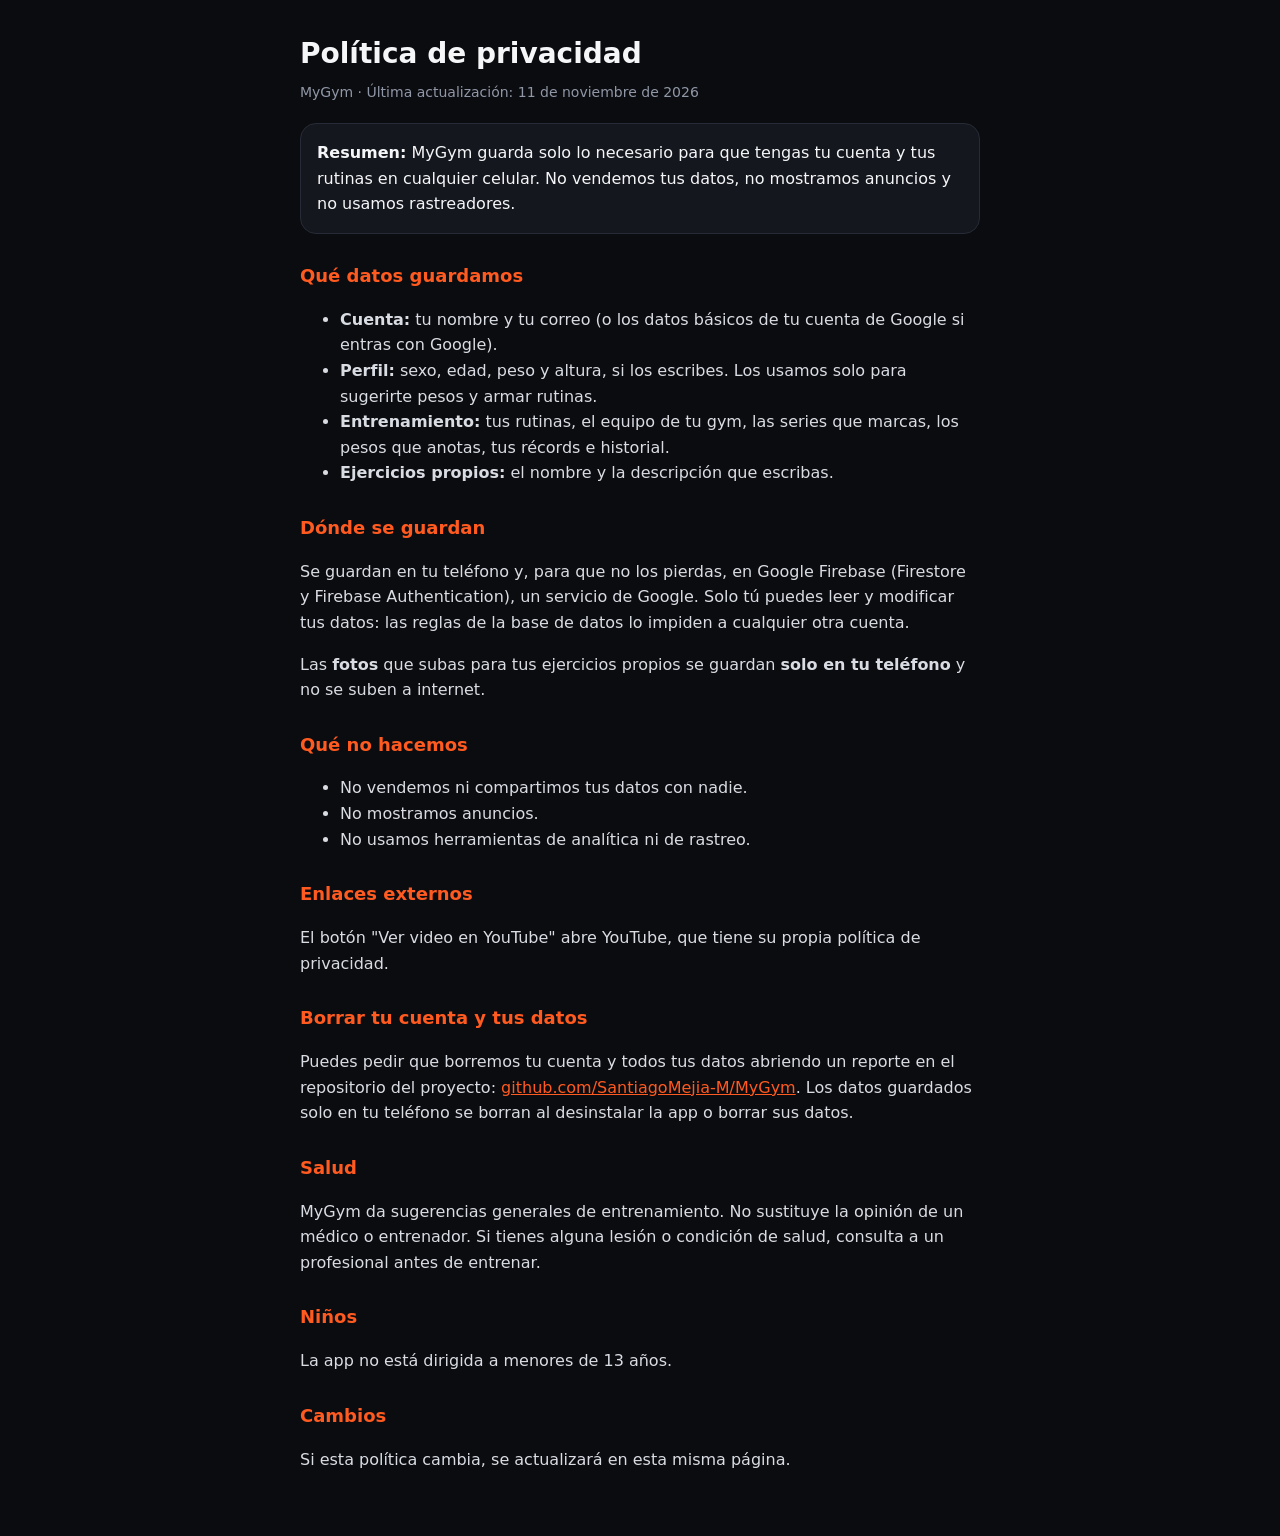
<file: privacidad.html>
<!doctype html>
<html lang="es">
<head>
<meta charset="utf-8">
<meta name="viewport" content="width=device-width, initial-scale=1">
<title>Política de privacidad · MyGym</title>
<style>
  :root{--bg:#0b0c10;--card:#15171e;--line:#272b37;--text:#f5f6f8;--muted:#9097a6;--accent:#ff5a1f}
  body{margin:0;background:var(--bg);color:var(--text);font-family:system-ui,-apple-system,"Segoe UI",Roboto,sans-serif;line-height:1.6}
  main{max-width:680px;margin:0 auto;padding:32px 16px 48px}
  h1{font-size:28px;margin:0 0 4px}
  h2{font-size:18px;margin:28px 0 8px;color:var(--accent)}
  p,li{color:#d9dce3}
  .muted{color:var(--muted);font-size:14px}
  .card{background:var(--card);border:1px solid var(--line);border-radius:16px;padding:16px;margin-top:20px}
  a{color:var(--accent)}
</style>
</head>
<body>
<main>
  <h1>Política de privacidad</h1>
  <div class="muted">MyGym · Última actualización: 11 de noviembre de 2026</div>

  <div class="card"><b>Resumen:</b> MyGym guarda solo lo necesario para que tengas tu cuenta y tus rutinas en cualquier celular. No vendemos tus datos, no mostramos anuncios y no usamos rastreadores.</div>

  <h2>Qué datos guardamos</h2>
  <ul>
    <li><b>Cuenta:</b> tu nombre y tu correo (o los datos básicos de tu cuenta de Google si entras con Google).</li>
    <li><b>Perfil:</b> sexo, edad, peso y altura, si los escribes. Los usamos solo para sugerirte pesos y armar rutinas.</li>
    <li><b>Entrenamiento:</b> tus rutinas, el equipo de tu gym, las series que marcas, los pesos que anotas, tus récords e historial.</li>
    <li><b>Ejercicios propios:</b> el nombre y la descripción que escribas.</li>
  </ul>

  <h2>Dónde se guardan</h2>
  <p>Se guardan en tu teléfono y, para que no los pierdas, en Google Firebase (Firestore y Firebase Authentication), un servicio de Google. Solo tú puedes leer y modificar tus datos: las reglas de la base de datos lo impiden a cualquier otra cuenta.</p>
  <p>Las <b>fotos</b> que subas para tus ejercicios propios se guardan <b>solo en tu teléfono</b> y no se suben a internet.</p>

  <h2>Qué no hacemos</h2>
  <ul>
    <li>No vendemos ni compartimos tus datos con nadie.</li>
    <li>No mostramos anuncios.</li>
    <li>No usamos herramientas de analítica ni de rastreo.</li>
  </ul>

  <h2>Enlaces externos</h2>
  <p>El botón "Ver video en YouTube" abre YouTube, que tiene su propia política de privacidad.</p>

  <h2>Borrar tu cuenta y tus datos</h2>
  <p>Puedes pedir que borremos tu cuenta y todos tus datos abriendo un reporte en el repositorio del proyecto: <a href="https://github.com/SantiagoMejia-M/MyGym/issues">github.com/SantiagoMejia-M/MyGym</a>. Los datos guardados solo en tu teléfono se borran al desinstalar la app o borrar sus datos.</p>

  <h2>Salud</h2>
  <p>MyGym da sugerencias generales de entrenamiento. No sustituye la opinión de un médico o entrenador. Si tienes alguna lesión o condición de salud, consulta a un profesional antes de entrenar.</p>

  <h2>Niños</h2>
  <p>La app no está dirigida a menores de 13 años.</p>

  <h2>Cambios</h2>
  <p>Si esta política cambia, se actualizará en esta misma página.</p>
</main>
</body>
</html>
</file>
